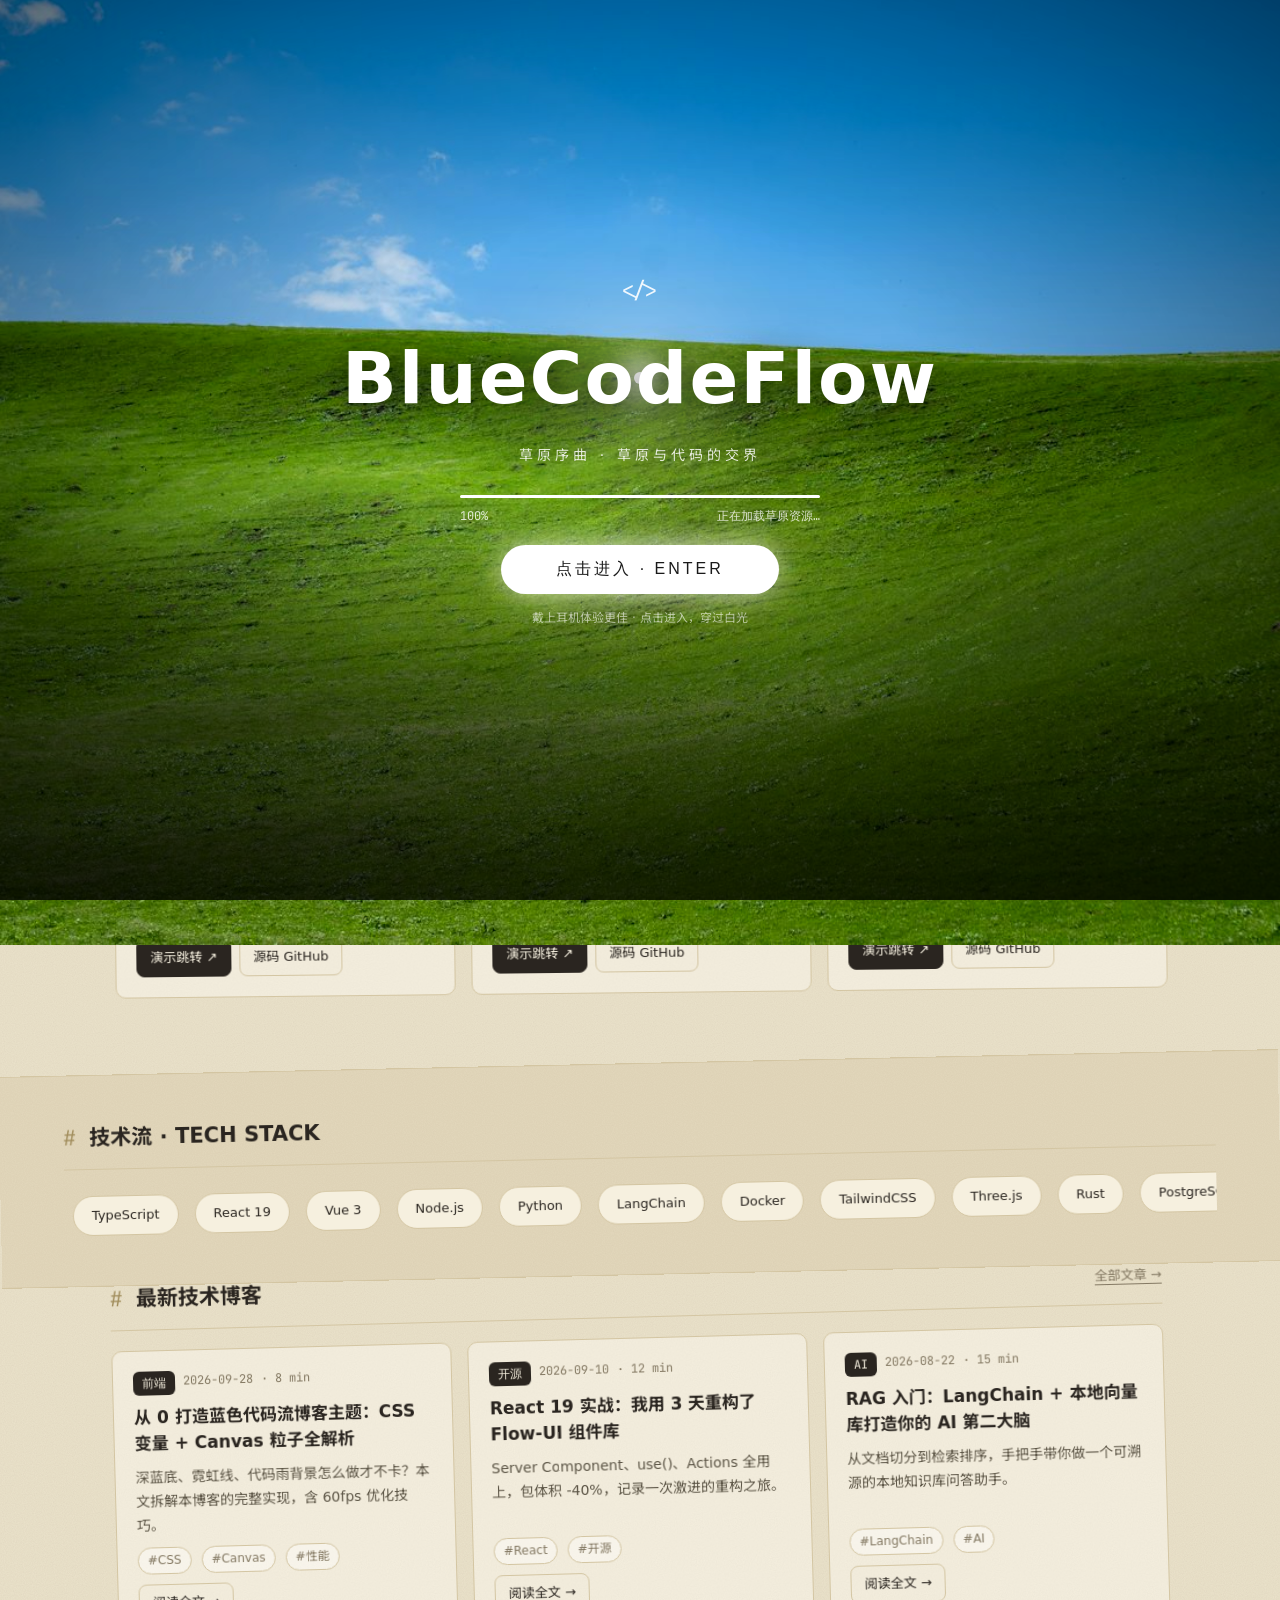
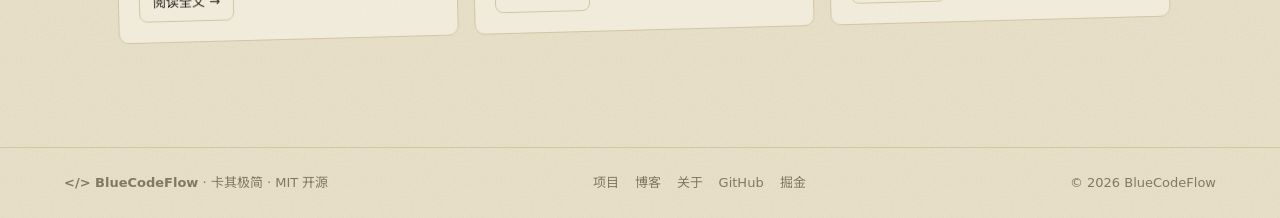
<file: index.html>
<!DOCTYPE html>
<html lang="zh-CN">
<head>
<meta charset="UTF-8">
<meta name="viewport" content="width=device-width, initial-scale=1.0">
<title>BlueCodeFlow · 卡其极简开发者博客与开源作品</title>
<meta name="description" content="卡其色极简风格的开发者博客与开源项目展示站">
<link rel="preload" as="image" href="assets/grassland.jpg">
<link rel="stylesheet" href="css/style.css">
<link rel="preconnect" href="https://fonts.googleapis.com">
<link rel="preconnect" href="https://fonts.gstatic.com" crossorigin>
<link href="https://fonts.googleapis.com/css2?family=JetBrains+Mono:wght@400;600;800&family=Noto+Sans+SC:wght@400;500;700;900&display=swap" rel="stylesheet" media="print" onload="this.media='all'">
</head>
<body class="home locked">
<!-- 原神式开场：草原壁纸 + 白光进入 -->
<div id="intro">
  <div class="intro-bg"></div>
  <div class="intro-vignette"></div>
  <div class="intro-light"></div>
  <div class="intro-content">
    <div class="intro-logo">&lt;/&gt;</div>
    <h1 class="intro-title">BlueCodeFlow</h1>
    <p class="intro-sub">草原序曲 · 草原与代码的交界</p>
    <div class="load-wrap">
      <div class="load-bar"><i id="loadFill"></i></div>
      <div class="load-text"><span id="loadPct">0%</span><span>正在加载草原资源…</span></div>
    </div>
    <button id="enterBtn" class="enter-btn" disabled>白光凝聚中…</button>
    <div class="intro-tip">戴上耳机体验更佳 · 点击进入，穿过白光</div>
  </div>
</div>
<div id="white-flash"></div>

<nav class="nav" id="nav">
  <a href="index.html" class="logo"><span class="logo-bracket">&lt;/&gt;</span> Blue<span class="logo-accent">CodeFlow</span></a>
  <div class="nav-links">
    <a href="index.html" class="active">首页</a>
    <a href="projects.html">开源项目</a>
    <a href="blog.html">技术博客</a>
    <a href="about.html">关于我</a>
  </div>
  <a href="https://github.com/wangriling666-ui" target="_blank" class="btn btn-ghost">GitHub ↗</a>
  <button class="nav-toggle" onclick="document.querySelector('.nav-links').classList.toggle('open')">☰</button>
</nav>

<!-- 卡其色首页顶部：缓缓下落 + 变换的组件流 -->
<section class="khaki-hero" id="khakiHero">
  <canvas id="fall-bg"></canvas>
  <div class="hero-inner" id="heroInner">
    <div class="hero-left">
      <div class="eyebrow">○ KHAKI MINIMAL · v2.5 · 全栈开发者</div>
      <h1>少即是多，<br>让代码缓缓落定.</h1>
      <p class="hero-desc">卡其色极简博客与开源展示。这里记录 8 个开源项目与 6 篇技术文章，页面组件会随滚动缓落、错位、重组 —— 往下滑动试试。</p>
      <div class="hero-btns">
        <a href="projects.html" class="btn btn-primary">浏览开源项目 →</a>
        <a href="blog.html" class="btn btn-ghost">阅读技术博客</a>
      </div>
      <div class="stats">
        <div><b data-count="8">0</b><span>开源项目</span></div>
        <div><b data-count="12600">0</b><span>累计 Star</span></div>
        <div><b data-count="6">0</b><span>技术文章</span></div>
      </div>
    </div>
    <div class="hero-right">
      <div class="stack" id="stack">
        <div class="mini-card mc1"><span class="mc-tag">COMPONENT / 01</span><b>Flow-UI 组件库</b><i>60+ 组件 · ★3.2k</i></div>
        <div class="mini-card mc2"><span class="mc-tag">POST / 02</span><b>RAG 入门指南</b><i>15 min · AI 系列</i></div>
        <div class="mini-card mc3"><span class="mc-tag">STATUS / 03</span><b id="typing-wrap">➜ <span id="typing"></span><span class="caret">▊</span></b><i>open-source · online</i></div>
      </div>
    </div>
  </div>
  <div class="scroll-hint">向下滑动 ↓ 组件会下落重组</div>
</section>

<section class="section morph reveal" data-speed="0.06">
  <div class="section-head">
    <h2><span class="hash">#</span> 精选开源项目</h2>
    <a href="projects.html" class="more">查看全部 8 个 →</a>
  </div>
  <div class="card-grid" id="featured-projects"></div>
</section>

<section class="section tech-strip morph reveal" data-speed="-0.04">
  <div class="section-head"><h2><span class="hash">#</span> 技术流 · TECH STACK</h2></div>
  <div class="marquee"><div class="marquee-inner">
    <span>TypeScript</span><span>React 19</span><span>Vue 3</span><span>Node.js</span><span>Python</span><span>LangChain</span><span>Docker</span><span>TailwindCSS</span><span>Three.js</span><span>Rust</span><span>PostgreSQL</span><span>K8s</span>
    <span>TypeScript</span><span>React 19</span><span>Vue 3</span><span>Node.js</span><span>Python</span><span>LangChain</span><span>Docker</span><span>TailwindCSS</span><span>Three.js</span><span>Rust</span><span>PostgreSQL</span><span>K8s</span>
  </div></div>
</section>

<section class="section morph reveal" data-speed="0.08">
  <div class="section-head">
    <h2><span class="hash">#</span> 最新技术博客</h2>
    <a href="blog.html" class="more">全部文章 →</a>
  </div>
  <div class="card-grid" id="latest-posts"></div>
</section>

<footer class="footer">
  <div><b>&lt;/&gt; BlueCodeFlow</b> · 卡其极简 · MIT 开源</div>
  <div class="footer-links">
    <a href="projects.html">项目</a><a href="blog.html">博客</a><a href="about.html">关于</a>
    <a href="https://github.com/wangriling666-ui" target="_blank">GitHub</a>
    <a href="https://juejin.cn" target="_blank">掘金</a>
  </div>
  <div class="c-dim">© 2026 BlueCodeFlow</div>
</footer>

<script src="js/data.js"></script>
<script src="js/flow.js"></script>
<script src="js/main.js"></script>
<script src="js/intro.js"></script>
</body>
</html>
</file>
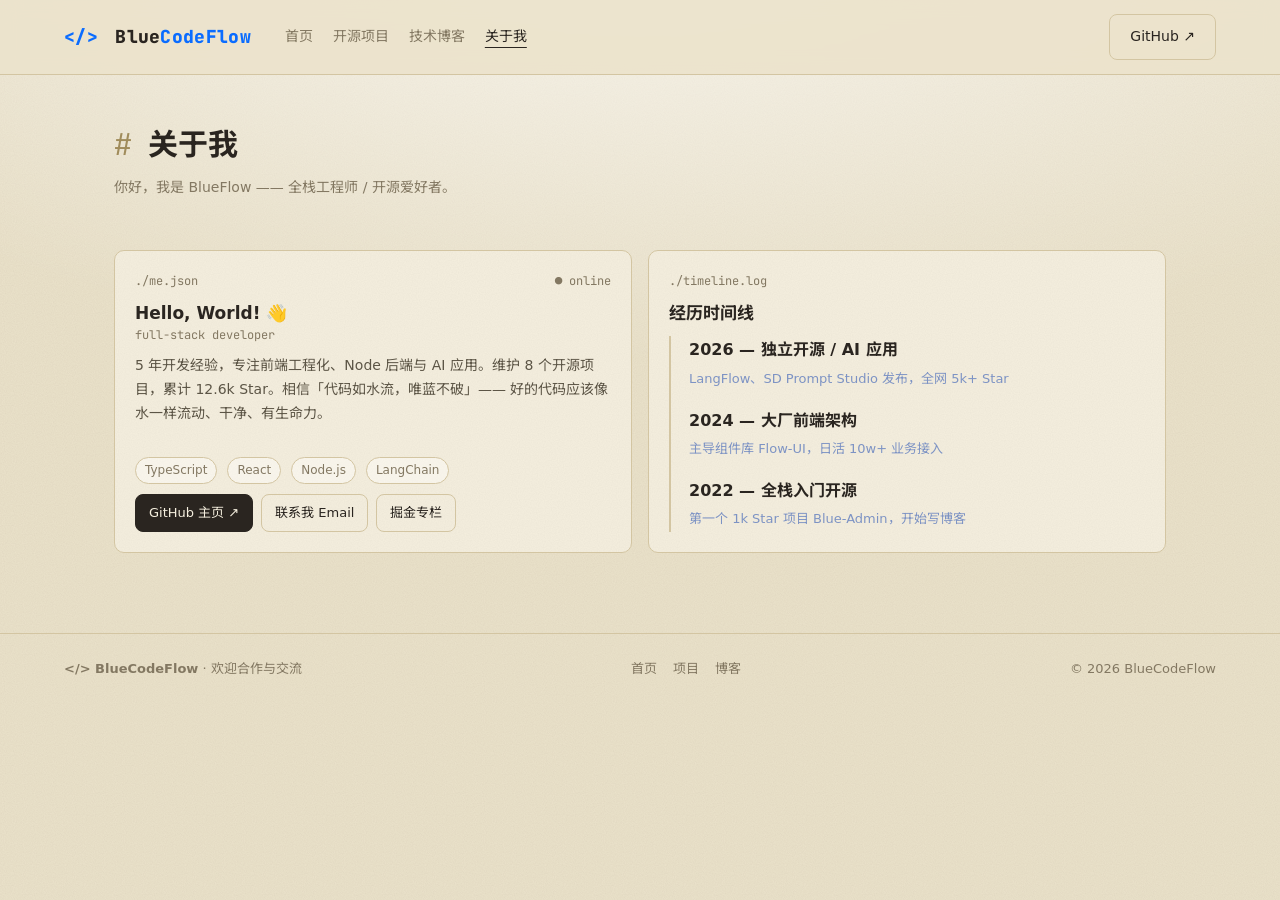
<file: about.html>
<!DOCTYPE html>
<html lang="zh-CN">
<head><meta charset="UTF-8"><meta name="viewport" content="width=device-width,initial-scale=1">
<title>关于我 · BlueCodeFlow</title><link rel="stylesheet" href="css/style.css">
<link href="https://fonts.googleapis.com/css2?family=JetBrains+Mono:wght@400;600;800&family=Noto+Sans+SC:wght@400;500;700;900&display=swap" rel="stylesheet"></head>
<body class="page">
<nav class="nav"><a href="index.html" class="logo"><span class="logo-bracket">&lt;/&gt;</span> Blue<span class="logo-accent">CodeFlow</span></a>
<div class="nav-links"><a href="index.html">首页</a><a href="projects.html">开源项目</a><a href="blog.html">技术博客</a><a href="about.html" class="active">关于我</a></div>
<a href="https://github.com/wangriling666-ui" target="_blank" class="btn btn-ghost">GitHub ↗</a>
<button class="nav-toggle" onclick="document.querySelector('.nav-links').classList.toggle('open')">☰</button></nav>
<div class="page-head"><h1><span class="hash">#</span> 关于我</h1><p>你好，我是 BlueFlow —— 全栈工程师 / 开源爱好者。</p></div>
<section class="section about-grid">
<div class="proj-card">
<div class="proj-top"><span>./me.json</span><span>● online</span></div>
<h3>Hello, World! 👋<span class="en">full-stack developer</span></h3>
<p>5 年开发经验，专注前端工程化、Node 后端与 AI 应用。维护 8 个开源项目，累计 12.6k Star。相信「代码如水流，唯蓝不破」—— 好的代码应该像水一样流动、干净、有生命力。</p>
<div class="meta"><span class="tag">TypeScript</span><span class="tag">React</span><span class="tag">Node.js</span><span class="tag">LangChain</span></div>
<div class="card-actions">
<a class="btn btn-primary btn-sm" href="https://github.com/wangriling666-ui" target="_blank">GitHub 主页 ↗</a>
<a class="btn btn-ghost btn-sm" href="mailto:hello@blueflow.dev">联系我 Email</a>
<a class="btn btn-ghost btn-sm" href="https://juejin.cn" target="_blank">掘金专栏</a>
</div>
</div>
<div class="proj-card">
<div class="proj-top"><span>./timeline.log</span></div>
<h3>经历时间线</h3>
<div class="timeline">
<div><b>2026 — 独立开源 / AI 应用</b><br><span style="color:#7d93c4;font-size:13px">LangFlow、SD Prompt Studio 发布，全网 5k+ Star</span></div>
<div><b>2024 — 大厂前端架构</b><br><span style="color:#7d93c4;font-size:13px">主导组件库 Flow-UI，日活 10w+ 业务接入</span></div>
<div><b>2022 — 全栈入门开源</b><br><span style="color:#7d93c4;font-size:13px">第一个 1k Star 项目 Blue-Admin，开始写博客</span></div>
</div>
</div>
</section>
<footer class="footer"><div><b>&lt;/&gt; BlueCodeFlow</b> · 欢迎合作与交流</div>
<div class="footer-links"><a href="index.html">首页</a><a href="projects.html">项目</a><a href="blog.html">博客</a></div><div class="c-dim">© 2026 BlueCodeFlow</div></footer>
<script src="js/flow.js"></script>
</body></html>
</file>
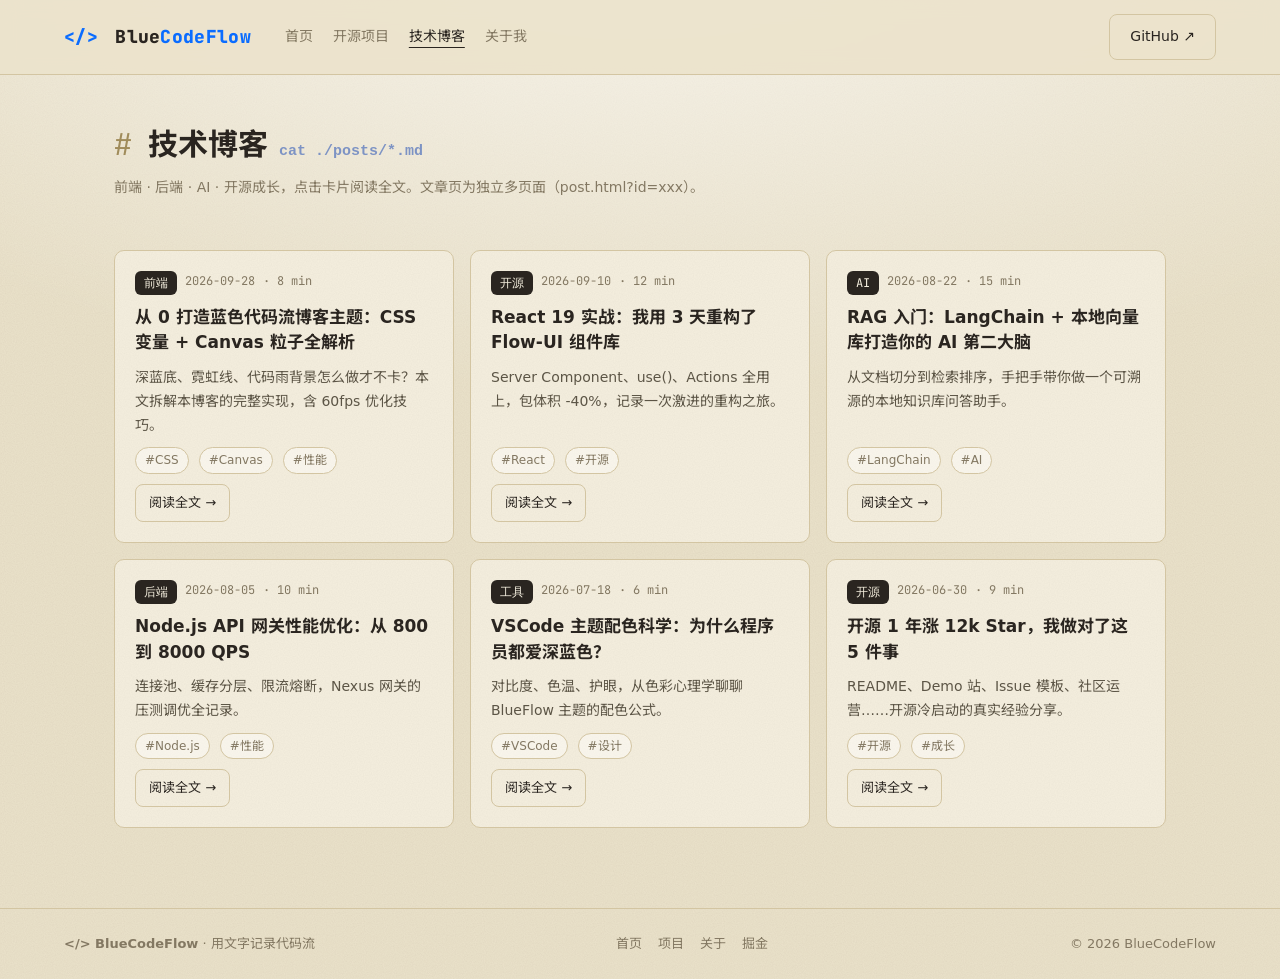
<file: blog.html>
<!DOCTYPE html>
<html lang="zh-CN">
<head><meta charset="UTF-8"><meta name="viewport" content="width=device-width,initial-scale=1">
<title>技术博客 · BlueCodeFlow</title><link rel="stylesheet" href="css/style.css">
<link href="https://fonts.googleapis.com/css2?family=JetBrains+Mono:wght@400;600;800&family=Noto+Sans+SC:wght@400;500;700;900&display=swap" rel="stylesheet"></head>
<body class="page">
<nav class="nav"><a href="index.html" class="logo"><span class="logo-bracket">&lt;/&gt;</span> Blue<span class="logo-accent">CodeFlow</span></a>
<div class="nav-links"><a href="index.html">首页</a><a href="projects.html">开源项目</a><a href="blog.html" class="active">技术博客</a><a href="about.html">关于我</a></div>
<a href="https://github.com/wangriling666-ui" target="_blank" class="btn btn-ghost">GitHub ↗</a>
<button class="nav-toggle" onclick="document.querySelector('.nav-links').classList.toggle('open')">☰</button></nav>
<div class="page-head"><h1><span class="hash">#</span> 技术博客 <span style="font-size:15px;color:#7d93c4;font-family:monospace">cat ./posts/*.md</span></h1>
<p>前端 · 后端 · AI · 开源成长，点击卡片阅读全文。文章页为独立多页面（post.html?id=xxx）。</p></div>
<section class="section"><div class="card-grid" id="all-posts"></div></section>
<footer class="footer"><div><b>&lt;/&gt; BlueCodeFlow</b> · 用文字记录代码流</div>
<div class="footer-links"><a href="index.html">首页</a><a href="projects.html">项目</a><a href="about.html">关于</a><a href="https://juejin.cn" target="_blank">掘金</a></div><div class="c-dim">© 2026 BlueCodeFlow</div></footer>
<script src="js/data.js"></script><script src="js/flow.js"></script><script src="js/main.js"></script>
</body></html>
</file>
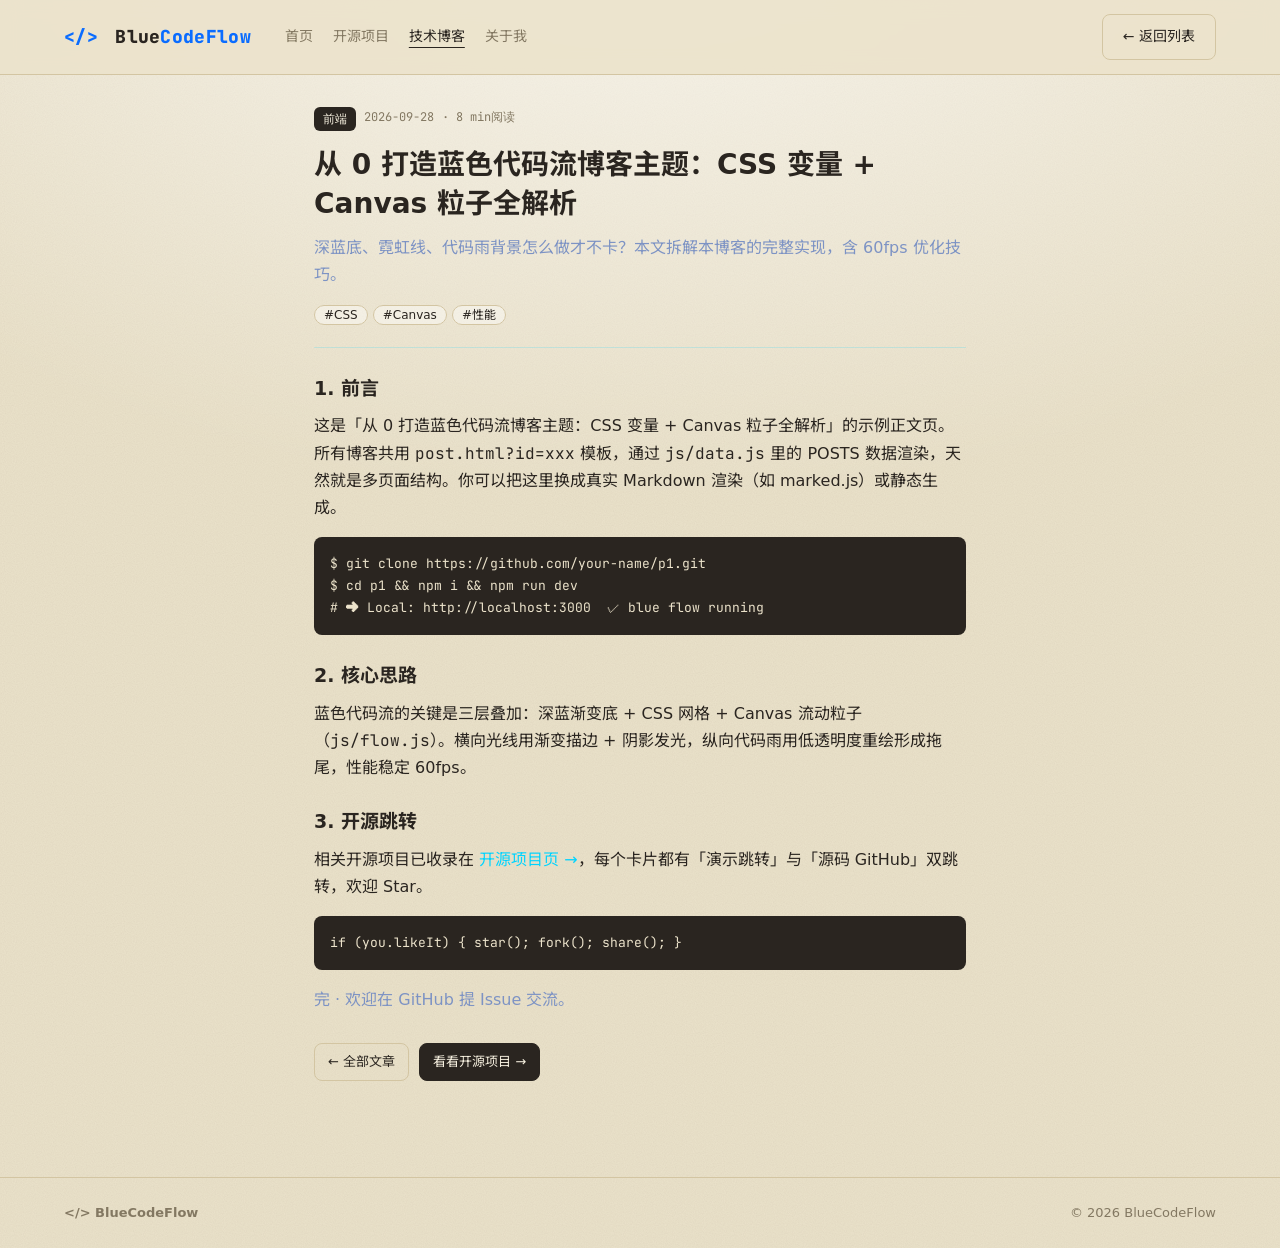
<file: post.html>
<!DOCTYPE html>
<html lang="zh-CN">
<head><meta charset="UTF-8"><meta name="viewport" content="width=device-width,initial-scale=1">
<title>文章 · BlueCodeFlow</title><link rel="stylesheet" href="css/style.css">
<link href="https://fonts.googleapis.com/css2?family=JetBrains+Mono:wght@400;600;800&family=Noto+Sans+SC:wght@400;500;700;900&display=swap" rel="stylesheet"></head>
<body class="page">
<nav class="nav"><a href="index.html" class="logo"><span class="logo-bracket">&lt;/&gt;</span> Blue<span class="logo-accent">CodeFlow</span></a>
<div class="nav-links"><a href="index.html">首页</a><a href="projects.html">开源项目</a><a href="blog.html" class="active">技术博客</a><a href="about.html">关于我</a></div>
<a href="blog.html" class="btn btn-ghost">← 返回列表</a></nav>
<article class="article" style="position:relative;z-index:2">
<div id="post-body">加载中…</div>
<div style="margin-top:30px;display:flex;gap:10px">
<a href="blog.html" class="btn btn-ghost btn-sm">← 全部文章</a>
<a href="projects.html" class="btn btn-primary btn-sm">看看开源项目 →</a>
</div>
</article>
<footer class="footer"><div><b>&lt;/&gt; BlueCodeFlow</b></div><div class="c-dim">© 2026 BlueCodeFlow</div></footer>
<script src="js/data.js"></script><script src="js/flow.js"></script>
<script>
const id = new URLSearchParams(location.search).get('id') || 'p1';
const p = POSTS.find(x=>x.id===id) || POSTS[0];
document.title = p.title + ' · BlueCodeFlow';
document.getElementById('post-body').innerHTML = `
<div class="post-meta-top" style="margin-bottom:14px"><span class="cat">${p.cat}</span><span>${p.date}</span><span>· ${p.read}阅读</span></div>
<h1>${p.title}</h1>
<p style="color:#7d93c4">${p.desc}</p>
<div style="margin:12px 0">${p.tags.map(t=>`<span class="tag">#${t}</span>`).join(' ')}</div>
<hr style="border:none;border-top:1px solid rgba(0,212,255,.18);margin:20px 0">
<h2>1. 前言</h2>
<p>这是「${p.title}」的示例正文页。所有博客共用 <code>post.html?id=xxx</code> 模板，通过 <code>js/data.js</code> 里的 POSTS 数据渲染，天然就是多页面结构。你可以把这里换成真实 Markdown 渲染（如 marked.js）或静态生成。</p>
<pre><code>$ git clone https://github.com/your-name/${id}.git
$ cd ${id} && npm i && npm run dev
# ➜ Local: http://localhost:3000  ✓ blue flow running</code></pre>
<h2>2. 核心思路</h2>
<p>蓝色代码流的关键是三层叠加：深蓝渐变底 + CSS 网格 + Canvas 流动粒子（<code>js/flow.js</code>）。横向光线用渐变描边 + 阴影发光，纵向代码雨用低透明度重绘形成拖尾，性能稳定 60fps。</p>
<h2>3. 开源跳转</h2>
<p>相关开源项目已收录在 <a href="projects.html" style="color:#00d4ff">开源项目页 →</a>，每个卡片都有「演示跳转」与「源码 GitHub」双跳转，欢迎 Star。</p>
<pre><code>if (you.likeIt) { star(); fork(); share(); }</code></pre>
<p style="color:#7d93c4">完 · 欢迎在 GitHub 提 Issue 交流。</p>`;
</script>
</body></html>
</file>
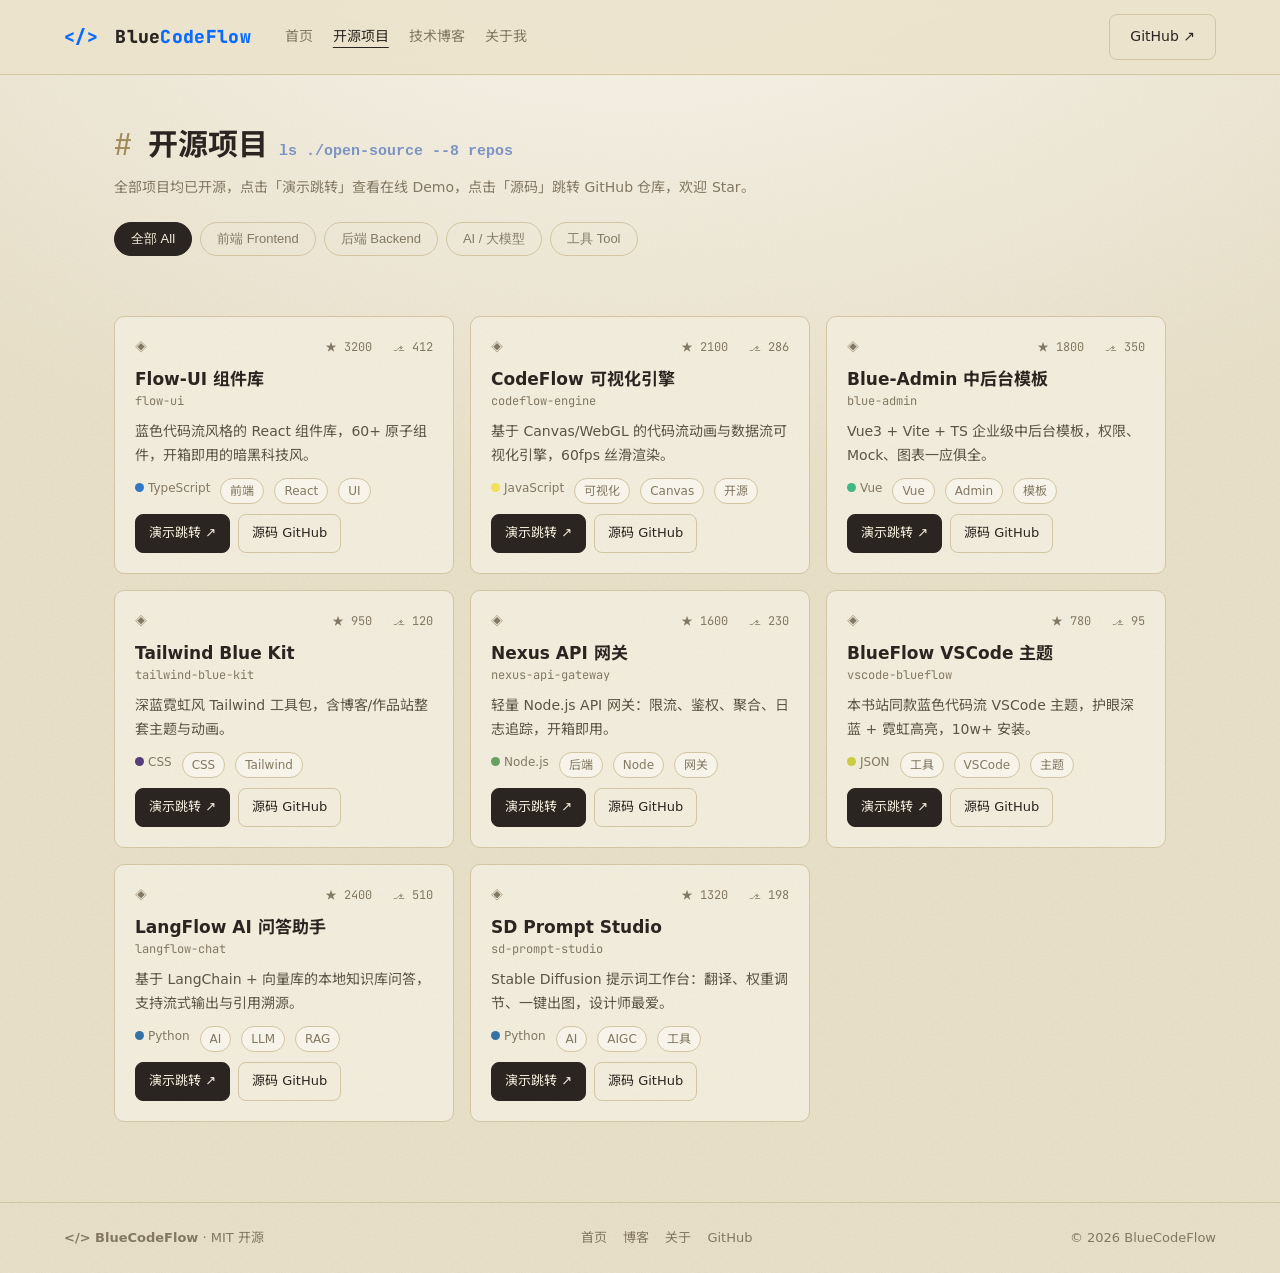
<file: projects.html>
<!DOCTYPE html>
<html lang="zh-CN">
<head><meta charset="UTF-8"><meta name="viewport" content="width=device-width,initial-scale=1">
<title>开源项目 · BlueCodeFlow</title><link rel="stylesheet" href="css/style.css">
<link href="https://fonts.googleapis.com/css2?family=JetBrains+Mono:wght@400;600;800&family=Noto+Sans+SC:wght@400;500;700;900&display=swap" rel="stylesheet"></head>
<body class="page">
<nav class="nav"><a href="index.html" class="logo"><span class="logo-bracket">&lt;/&gt;</span> Blue<span class="logo-accent">CodeFlow</span></a>
<div class="nav-links"><a href="index.html">首页</a><a href="projects.html" class="active">开源项目</a><a href="blog.html">技术博客</a><a href="about.html">关于我</a></div>
<a href="https://github.com/wangriling666-ui" target="_blank" class="btn btn-ghost">GitHub ↗</a>
<button class="nav-toggle" onclick="document.querySelector('.nav-links').classList.toggle('open')">☰</button></nav>
<div class="page-head"><h1><span class="hash">#</span> 开源项目 <span style="font-size:15px;color:#7d93c4;font-family:monospace">ls ./open-source --8 repos</span></h1>
<p>全部项目均已开源，点击「演示跳转」查看在线 Demo，点击「源码」跳转 GitHub 仓库，欢迎 Star。</p></div>
<div class="filter-bar">
<button class="filter-btn active" data-cat="all">全部 All</button>
<button class="filter-btn" data-cat="frontend">前端 Frontend</button>
<button class="filter-btn" data-cat="backend">后端 Backend</button>
<button class="filter-btn" data-cat="ai">AI / 大模型</button>
<button class="filter-btn" data-cat="tool">工具 Tool</button>
</div>
<section class="section"><div class="card-grid" id="all-projects"></div></section>
<footer class="footer"><div><b>&lt;/&gt; BlueCodeFlow</b> · MIT 开源</div>
<div class="footer-links"><a href="index.html">首页</a><a href="blog.html">博客</a><a href="about.html">关于</a><a href="https://github.com/wangriling666-ui" target="_blank">GitHub</a></div><div class="c-dim">© 2026 BlueCodeFlow</div></footer>
<script src="js/data.js"></script><script src="js/flow.js"></script><script src="js/main.js"></script>
</body></html>
</file>
<file: css/style.css>
:root{
  --blue:#00c2ff;
  --ink:#2a2520; --muted:#837862; --line:#d3c5a2;
  --paper:#ece3cb; --paper2:#f6f0df; --card:#f6f0df;
  --khaki:#c9b98f;
  --radius:10px;
}
*{margin:0;padding:0;box-sizing:border-box}
body{
  background:var(--paper); color:var(--ink);
  font-family:ui-sans-serif,system-ui,'Noto Sans SC',sans-serif;
  min-height:100vh; line-height:1.7;
  /* 真实质感：纸纹 + 细微噪点 */
  background-image:
    radial-gradient(ellipse 80% 50% at 50% -10%, rgba(255,255,255,.7), transparent),
    url("data:image/svg+xml,%3Csvg xmlns='http://www.w3.org/2000/svg' width='120' height='120'%3E%3Cfilter id='n'%3E%3CfeTurbulence type='fractalNoise' baseFrequency='0.9' numOctaves='2'/%3E%3CfeColorMatrix values='0 0 0 0 0 0 0 0 0 0 0 0 0 0 0 0 0 0 0.05 0'/%3E%3C/filter%3E%3Crect width='120' height='120' filter='url(%23n)'/%3E%3C/svg%3E");
}
code,pre,.mono{font-family:'JetBrains Mono',monospace}
a{color:inherit;text-decoration:none}

/* ---------- 导航：极简卡其 ---------- */
.nav{display:flex;align-items:center;gap:26px;padding:14px 5vw;position:sticky;top:0;z-index:10;
  background:rgba(236,227,203,.9);backdrop-filter:blur(10px);border-bottom:1px solid var(--line)}
.logo{font-family:'JetBrains Mono',monospace;font-weight:800;font-size:18px;letter-spacing:.3px}
.logo-bracket{color:#0a6cff;margin-right:6px}
.logo-accent{color:#0a6cff}
.nav-links{display:flex;gap:20px;margin-left:8px}
.nav-links a{color:var(--muted);font-size:14px}
.nav-links a.active,.nav-links a:hover{color:var(--ink);text-decoration:underline;text-underline-offset:6px}
.nav .btn{margin-left:auto}
.nav-toggle{display:none;background:none;border:1px solid var(--line);border-radius:8px;padding:5px 10px}

/* ---------- 按钮：极简 ---------- */
.btn{display:inline-block;padding:10px 20px;border-radius:8px;font-size:14px;border:1px solid var(--ink);transition:.2s;background:transparent;color:var(--ink)}
.btn-primary{background:var(--ink);color:var(--paper2)}
.btn-primary:hover{opacity:.85}
.btn-ghost{border-color:var(--line);background:transparent}
.btn-ghost:hover{border-color:var(--ink)}
.btn-sm{padding:7px 13px;font-size:13px}

/* ---------- 首页顶部：卡其色缓落组件 ---------- */
.khaki-hero{position:relative;overflow:hidden;border-bottom:1px solid var(--line);
  background:
    radial-gradient(ellipse 70% 45% at 50% 0%, rgba(255,255,255,.8), transparent),
    var(--paper)}
#fall-bg{position:absolute;inset:0;width:100%;height:100%;display:block}
.hero-inner{position:relative;z-index:2;display:grid;grid-template-columns:1.05fr .95fr;gap:40px;
  padding:64px 5vw 70px;align-items:center;max-width:1180px;margin:0 auto;will-change:transform}
.eyebrow{display:inline-block;font-family:'JetBrains Mono',monospace;font-size:12px;color:var(--muted);
  border:1px solid var(--line);padding:5px 12px;border-radius:99px;margin-bottom:16px;background:rgba(255,255,255,.5)}
.scroll-hint{position:relative;z-index:2;text-align:center;font-size:13px;color:var(--muted);padding-bottom:16px;animation:bob 2s ease-in-out infinite}
@keyframes bob{50%{transform:translateY(5px)}}
.nav.scrolled{padding-top:8px;padding-bottom:8px;background:rgba(236,227,203,.96);box-shadow:0 4px 20px rgba(90,70,30,.12)}
/* 右侧堆叠组件卡 */
.stack{position:relative;height:340px}
.mini-card{position:absolute;left:20px;right:20px;background:var(--paper2);border:1px solid var(--line);
  border-radius:12px;padding:20px;box-shadow:0 12px 30px rgba(90,70,30,.14);transition:transform .2s linear}
.mini-card b{display:block;font-size:17px;margin:6px 0 2px}
.mini-card i{font-style:normal;font-size:13px;color:var(--muted)}
.mc-tag{font-family:'JetBrains Mono',monospace;font-size:11px;color:#8a7a55;letter-spacing:1px}
.mc1{top:0;transform:rotate(-4deg)}
.mc2{top:110px;transform:rotate(2deg)}
.mc3{top:220px;transform:rotate(-1deg)}
/* 缓落显现 + 滚动变形 */
.reveal,.reveal-item{opacity:0;transform:translateY(38px) rotate(.5deg) scale(.985);transition:opacity .7s ease,transform .7s cubic-bezier(.2,.7,.2,1)}
.reveal.in,.reveal-item.in{opacity:1;transform:none}
.morph{will-change:transform}
.khaki-hero h1{font-size:clamp(34px,4.5vw,52px);line-height:1.15;font-weight:800;letter-spacing:-.5px}
.hero-desc{color:#5c5546;margin:14px 0 18px;line-height:1.8;max-width:540px;font-size:15px}
.hero-btns{display:flex;gap:10px;flex-wrap:wrap;margin-bottom:20px}
.stats{display:flex;gap:26px;flex-wrap:wrap}
.stats b{display:block;font-size:22px;font-family:'JetBrains Mono',monospace}
.stats span{font-size:12px;color:var(--muted)}
.caret{animation:blink 1s infinite}
@keyframes blink{50%{opacity:0}}
.c-dim{color:var(--muted)}

/* ---------- 下方：卡其极简 ---------- */
.section{max-width:1180px;margin:0 auto;padding:44px 5vw}
.section-head{display:flex;align-items:baseline;justify-content:space-between;margin-bottom:20px;border-bottom:1px solid var(--line);padding-bottom:12px}
.section-head h2{font-size:21px;font-weight:700}
.hash{color:#a08c5b;font-family:'JetBrains Mono',monospace;margin-right:6px;font-weight:400}
.more{font-size:13px;color:var(--muted);text-decoration:underline;text-underline-offset:4px}
.card-grid{display:grid;grid-template-columns:repeat(auto-fill,minmax(290px,1fr));gap:16px}
.proj-card,.post-card{background:var(--card);border:1px solid var(--line);border-radius:var(--radius);padding:20px;transition:.2s;display:flex;flex-direction:column;gap:10px;
  background-image:url("data:image/svg+xml,%3Csvg xmlns='http://www.w3.org/2000/svg' width='100' height='100'%3E%3Cfilter id='n'%3E%3CfeTurbulence type='fractalNoise' baseFrequency='0.85'/%3E%3CfeColorMatrix values='0 0 0 0 0 0 0 0 0 0 0 0 0 0 0 0 0 0 0.04 0'/%3E%3C/filter%3E%3Crect width='100' height='100' filter='url(%23n)'/%3E%3C/svg%3E")}
.proj-card:hover,.post-card:hover{border-color:var(--ink);transform:translateY(-2px)}
.proj-top{display:flex;justify-content:space-between;font-family:'JetBrains Mono',monospace;font-size:12px;color:var(--muted)}
.proj-card h3,.post-card h3{font-size:17px;line-height:1.5}
.proj-card h3 .en{display:block;font-size:12px;color:var(--muted);font-family:'JetBrains Mono',monospace;font-weight:400}
.proj-card p,.post-card p{color:#5c5546;font-size:14px;flex:1}
.meta{display:flex;gap:10px;flex-wrap:wrap;font-size:12px;color:var(--muted)}
.dot{width:9px;height:9px;border-radius:50%;display:inline-block;margin-right:4px}
.tag{font-size:12px;border:1px solid var(--line);padding:2px 9px;border-radius:99px;background:rgba(255,255,255,.4)}
.card-actions{display:flex;gap:8px}
.tech-strip{max-width:none;background:rgba(201,185,143,.25);border-top:1px solid var(--line);border-bottom:1px solid var(--line)}
.marquee{overflow:hidden;white-space:nowrap}
.marquee-inner{display:inline-block;animation:mq 24s linear infinite}
.marquee span{display:inline-block;margin:6px 8px;padding:8px 18px;border:1px solid var(--line);border-radius:99px;font-size:13px;background:var(--paper2)}
@keyframes mq{to{transform:translateX(-50%)}}

/* 内页 */
body.page #flow-bg,body.page .grid-overlay{display:none}
.page-head{max-width:1180px;margin:0 auto;padding:44px 5vw 6px}
.page-head h1{font-size:30px}
.page-head p{color:var(--muted);font-size:14px;margin-top:6px}
.filter-bar{max-width:1180px;margin:0 auto;padding:16px 5vw;display:flex;gap:8px;flex-wrap:wrap}
.filter-btn{background:transparent;border:1px solid var(--line);padding:7px 16px;border-radius:99px;font-size:13px;cursor:pointer;color:var(--muted)}
.filter-btn.active{background:var(--ink);color:var(--paper2);border-color:var(--ink)}
.footer{border-top:1px solid var(--line);margin-top:36px;padding:24px 5vw;display:flex;gap:12px;justify-content:space-between;flex-wrap:wrap;color:var(--muted);font-size:13px}
.footer-links{display:flex;gap:16px}
.post-meta-top{display:flex;gap:8px;font-size:12px;color:var(--muted);font-family:'JetBrains Mono',monospace}
.cat{background:var(--ink);color:var(--paper2);padding:2px 9px;border-radius:6px;font-size:12px}
.article{max-width:780px;margin:0 auto;padding:32px 5vw 60px}
.article h1{line-height:1.4;margin-bottom:10px;font-size:28px}
.article pre{background:#2a2520;color:#ece3cb;border-radius:8px;padding:16px;overflow-x:auto;font-size:13px;margin:16px 0}
.article h2{margin:24px 0 8px;font-size:19px}
.about-grid{display:grid;grid-template-columns:1fr 1fr;gap:16px}
.timeline{border-left:2px solid var(--line);padding-left:18px;display:flex;flex-direction:column;gap:16px}
@media(max-width:900px){.hero-inner{grid-template-columns:1fr}.stack{height:300px}.about-grid{grid-template-columns:1fr}.nav-links{display:none}.nav-links.open{display:flex;position:absolute;top:56px;left:0;right:0;background:var(--paper);flex-direction:column;padding:14px 5vw;border-bottom:1px solid var(--line)}.nav-toggle{display:block}}

/* ---------- 原神式开场：草原 + 白光 ---------- */
body.locked{overflow:hidden}
#intro{position:fixed;inset:0;z-index:100;background:#000;display:flex;align-items:center;justify-content:center;transition:opacity 1s ease,visibility 1s}
#intro.hide{opacity:0;visibility:hidden;pointer-events:none}
.intro-bg{position:absolute;inset:-5%;background:#1c2a1a url('../assets/grassland.jpg') center/cover no-repeat;animation:introZoom 12s ease-out forwards;filter:saturate(1.1)}
@keyframes introZoom{from{transform:scale(1.12)}to{transform:scale(1)}}
.intro-vignette{position:absolute;inset:0;background:radial-gradient(ellipse 75% 65% at 50% 45%,transparent 30%,rgba(0,0,0,.55) 100%),linear-gradient(to top,rgba(0,0,0,.55),transparent 45%)}
.intro-light{position:absolute;left:50%;top:42%;width:12px;height:12px;transform:translate(-50%,-50%);border-radius:50%;background:#fff;box-shadow:0 0 30px 12px rgba(255,255,255,.9),0 0 120px 50px rgba(255,255,255,.45);opacity:0;transition:all 1s ease}
#intro.ready .intro-light{opacity:1;animation:lightPulse 2s ease-in-out infinite}
@keyframes lightPulse{50%{box-shadow:0 0 50px 22px rgba(255,255,255,.95),0 0 180px 80px rgba(255,255,255,.5)}}
#intro.entering .intro-light{width:220vmax;height:220vmax;opacity:1;transition:all 1.1s ease-in}
.intro-content{position:relative;z-index:2;text-align:center;color:#fff;padding:20px}
.intro-logo{font-family:'JetBrains Mono',monospace;font-size:22px;opacity:.9}
.intro-title{font-size:clamp(40px,7vw,72px);font-weight:900;letter-spacing:2px;text-shadow:0 4px 30px rgba(0,0,0,.5);margin:8px 0 4px}
.intro-sub{opacity:.85;letter-spacing:4px;font-size:14px;margin-bottom:28px}
.load-wrap{width:min(360px,70vw);margin:0 auto 18px}
.load-bar{height:3px;background:rgba(255,255,255,.25);border-radius:99px;overflow:hidden}
.load-bar i{display:block;height:100%;width:0;background:#fff;box-shadow:0 0 12px #fff;transition:width .2s}
.load-text{display:flex;justify-content:space-between;font-size:12px;opacity:.8;margin-top:8px;font-family:'JetBrains Mono',monospace}
.enter-btn{padding:13px 54px;border-radius:99px;border:1px solid rgba(255,255,255,.7);background:rgba(255,255,255,.12);color:#fff;font-size:16px;letter-spacing:3px;cursor:pointer;backdrop-filter:blur(6px);transition:.3s}
.enter-btn:not(:disabled){background:#fff;color:#1a1a1a;box-shadow:0 0 30px rgba(255,255,255,.7);animation:btnGlow 1.8s infinite}
.enter-btn:disabled{opacity:.6;cursor:wait}
@keyframes btnGlow{50%{box-shadow:0 0 55px rgba(255,255,255,.95)}}
.intro-tip{margin-top:14px;font-size:12px;opacity:.6}
#white-flash{position:fixed;inset:0;z-index:99;background:#fff;opacity:0;pointer-events:none;transition:opacity .9s ease}
#white-flash.on{opacity:1}
#white-flash.off{opacity:0}
</file>
